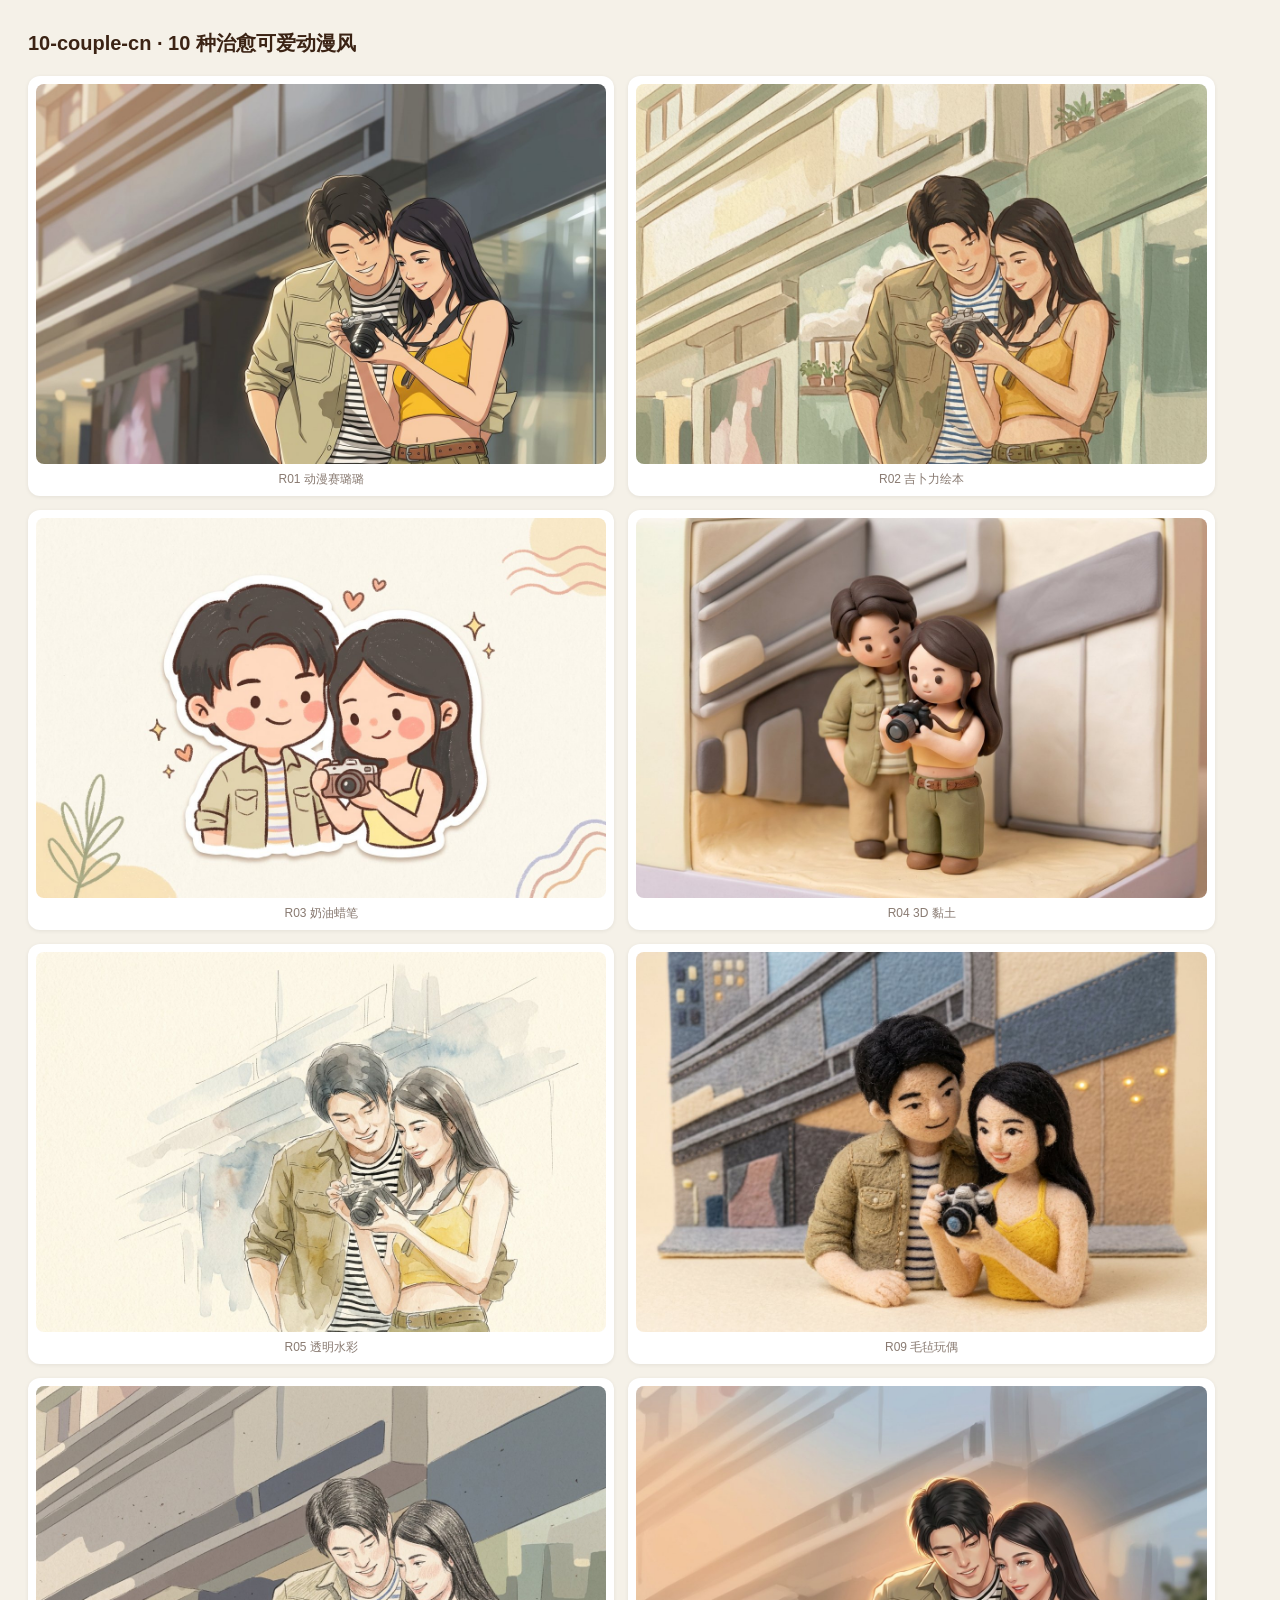
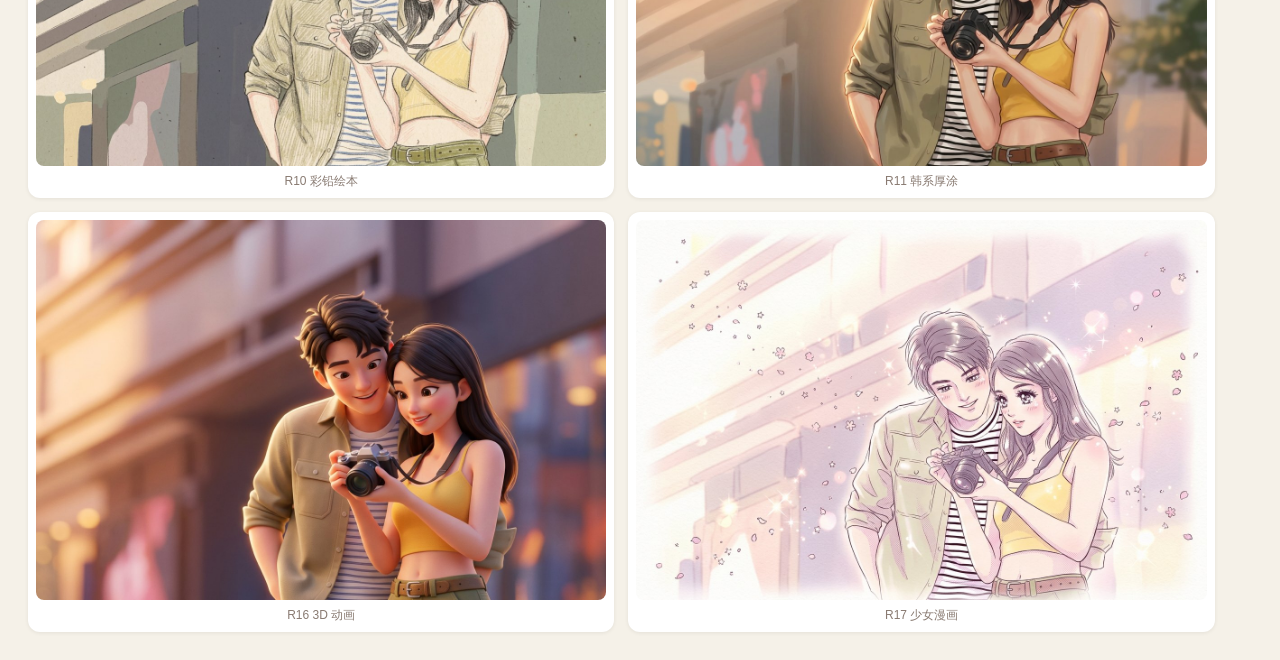
<file: photo-style/examples/batch-10-couple-cn.html>
<!doctype html><meta charset="utf-8"><title>10-couple-cn · 风格对照</title>
<style>
body{background:#F5F1E8;color:#3B2314;font:15px/1.5 -apple-system,"PingFang SC",sans-serif;margin:0;padding:28px}
h1{font-size:20px;margin:0 0 18px} .row{display:flex;flex-wrap:wrap;gap:14px}
figure{margin:0;background:#fff;border-radius:12px;padding:8px;box-shadow:0 1px 4px rgba(0,0,0,.07)}
img{display:block;max-height:380px;border-radius:8px}
figcaption{font-size:12px;opacity:.6;margin-top:6px;text-align:center}
</style>
<h1>10-couple-cn · 10 种治愈可爱动漫风</h1>
<div class="row"><figure><img src="out/s1-anime-cel/10-couple-cn.jpg" loading="lazy"><figcaption>R01 动漫赛璐璐</figcaption></figure><figure><img src="out/s2-ghibli/10-couple-cn.jpg" loading="lazy"><figcaption>R02 吉卜力绘本</figcaption></figure><figure><img src="out/s3-crayon/10-couple-cn.jpg" loading="lazy"><figcaption>R03 奶油蜡笔</figcaption></figure><figure><img src="out/s4-clay/10-couple-cn.jpg" loading="lazy"><figcaption>R04 3D 黏土</figcaption></figure><figure><img src="out/s5-watercolor/10-couple-cn.jpg" loading="lazy"><figcaption>R05 透明水彩</figcaption></figure><figure><img src="out/s9-felt/10-couple-cn.jpg" loading="lazy"><figcaption>R09 毛毡玩偶</figcaption></figure><figure><img src="out/s10-colored-pencil/10-couple-cn.jpg" loading="lazy"><figcaption>R10 彩铅绘本</figcaption></figure><figure><img src="out/s11-korean-painterly/10-couple-cn.jpg" loading="lazy"><figcaption>R11 韩系厚涂</figcaption></figure><figure><img src="out/s16-pixar3d/10-couple-cn.jpg" loading="lazy"><figcaption>R16 3D 动画</figcaption></figure><figure><img src="out/s17-shoujo-manga/10-couple-cn.jpg" loading="lazy"><figcaption>R17 少女漫画</figcaption></figure></div>
</file>
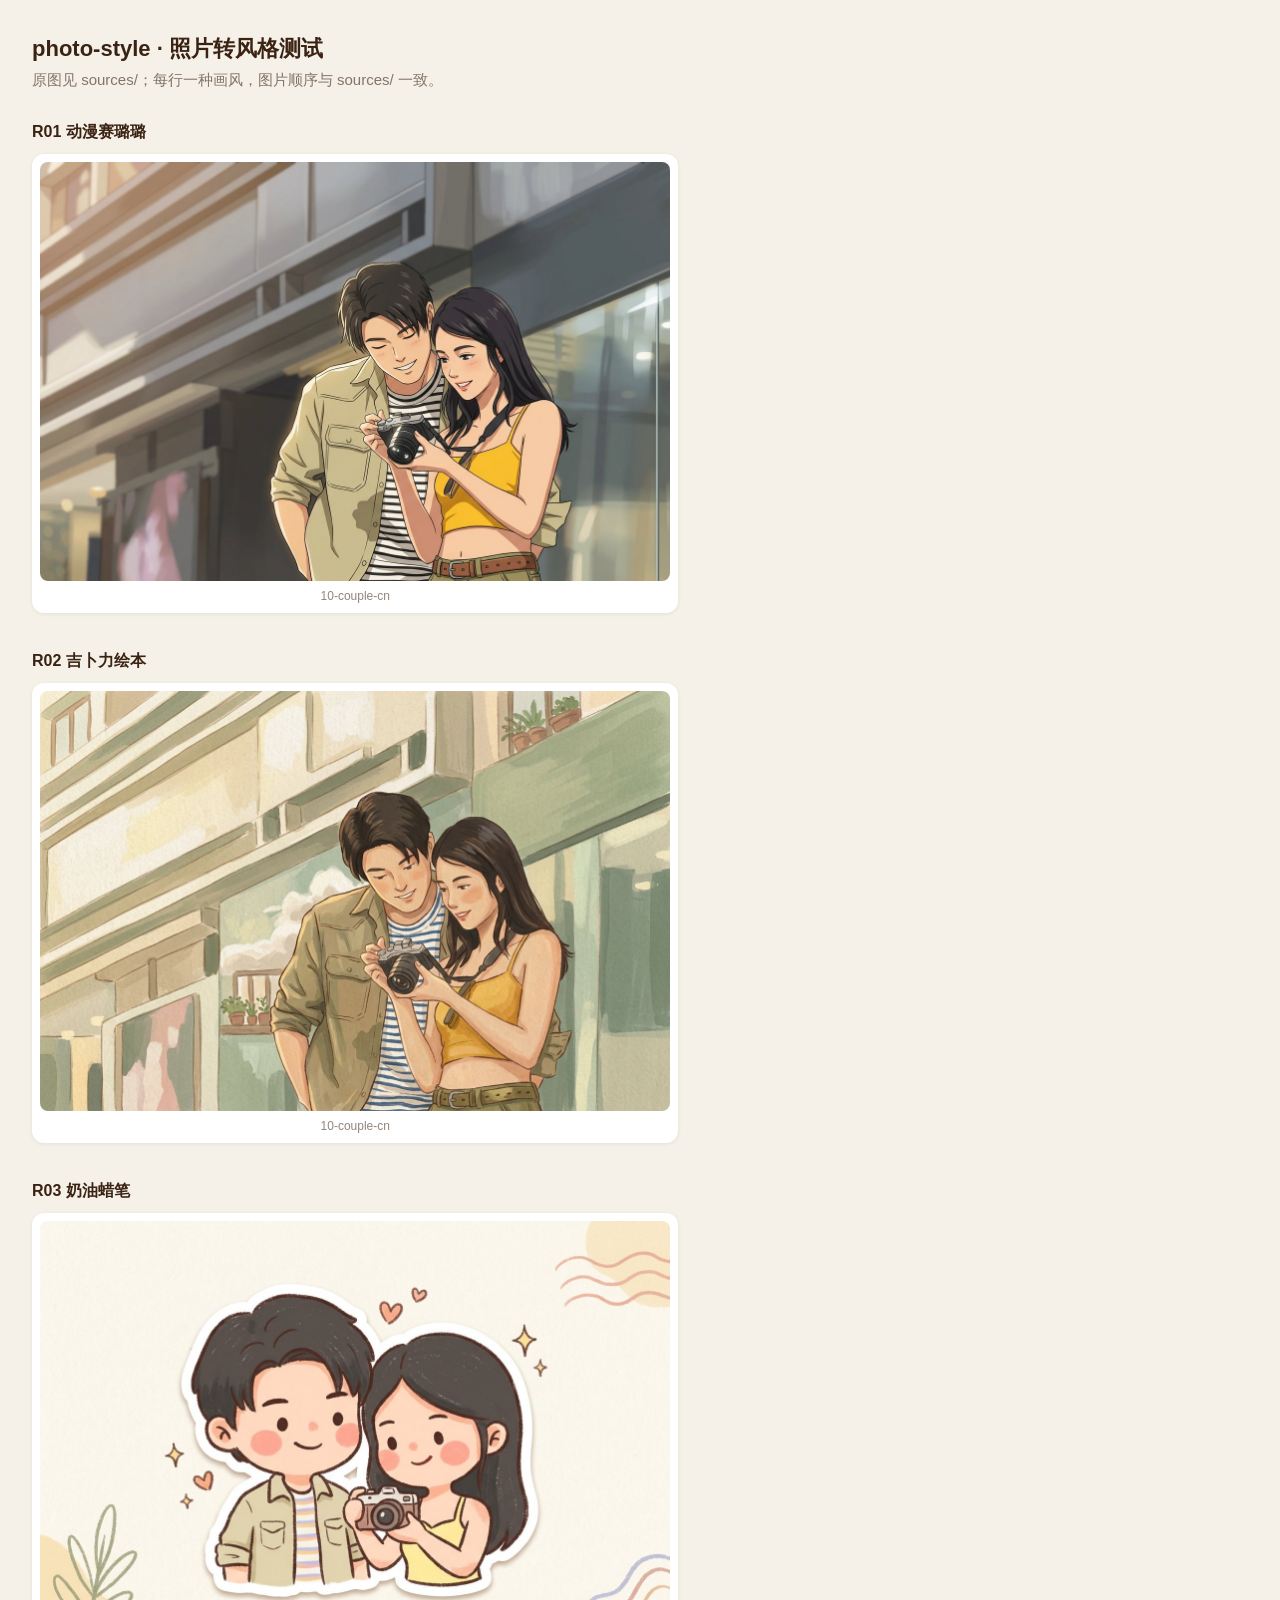
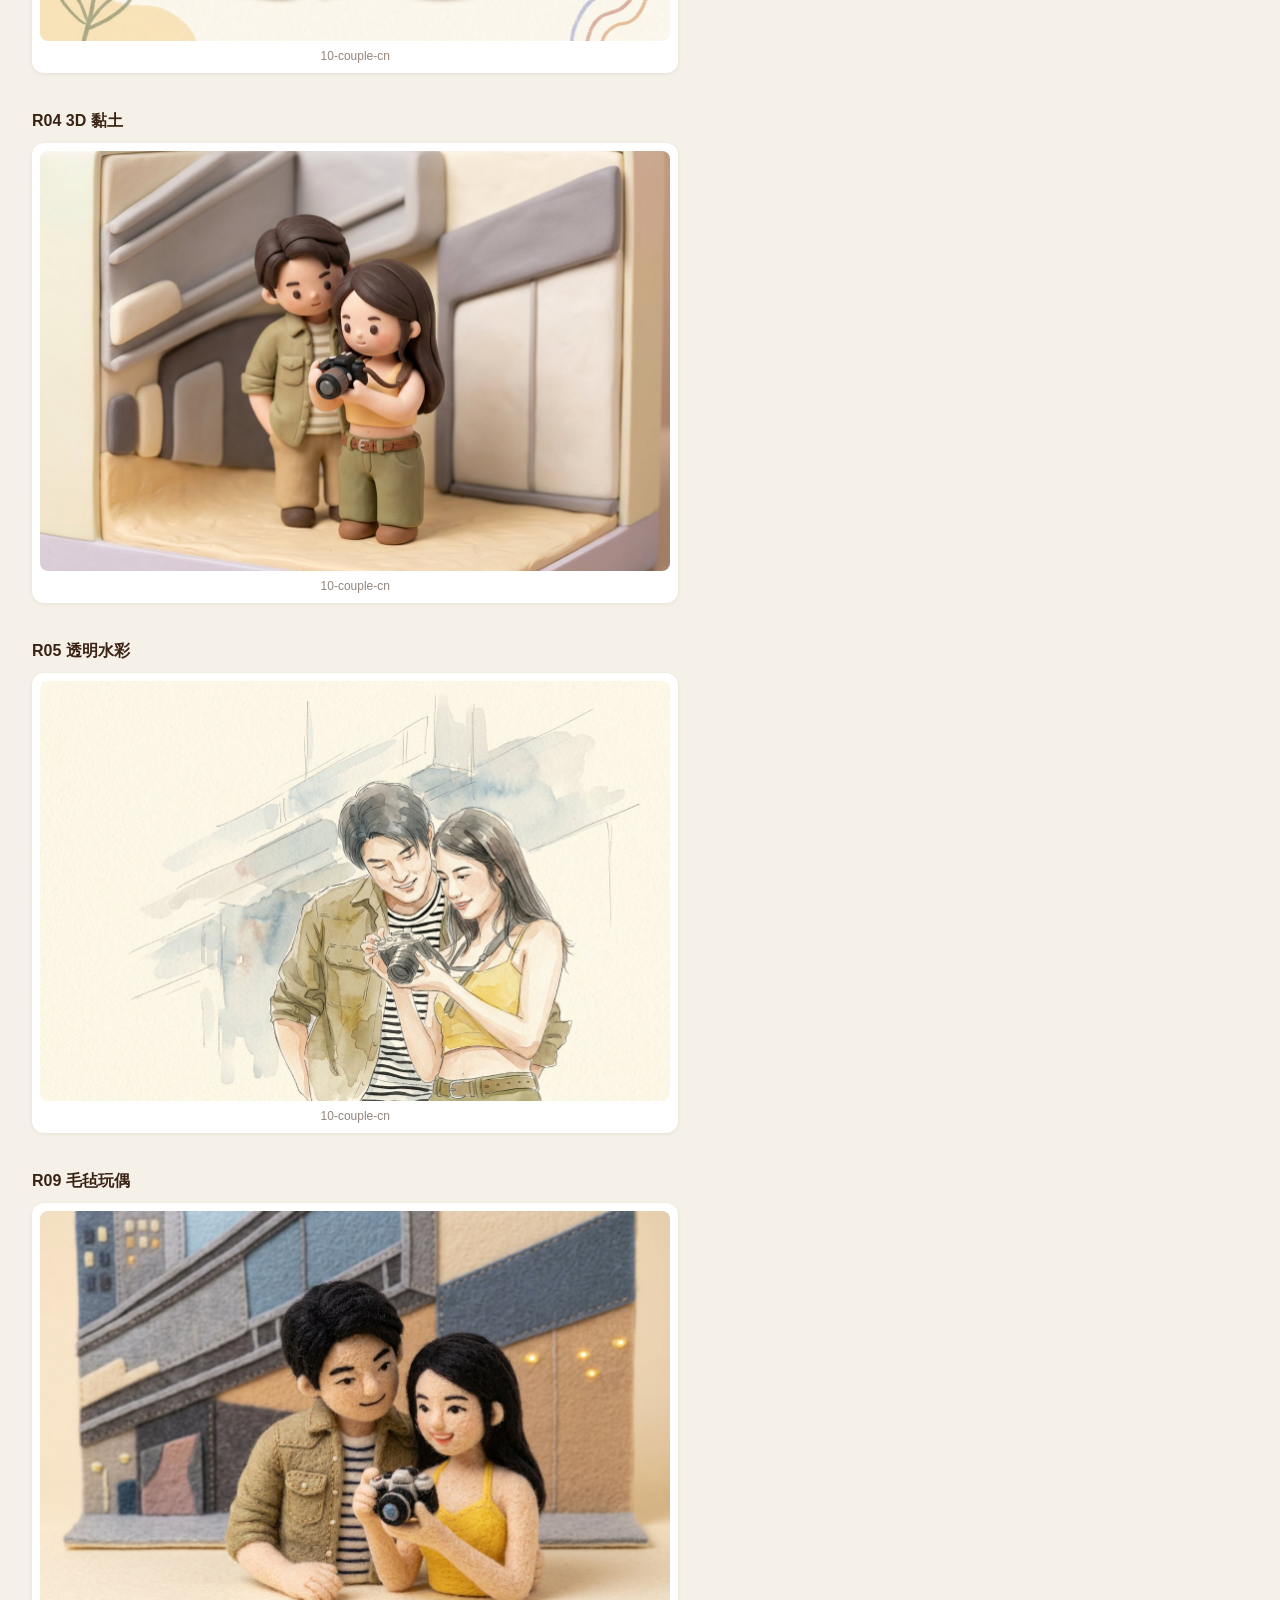
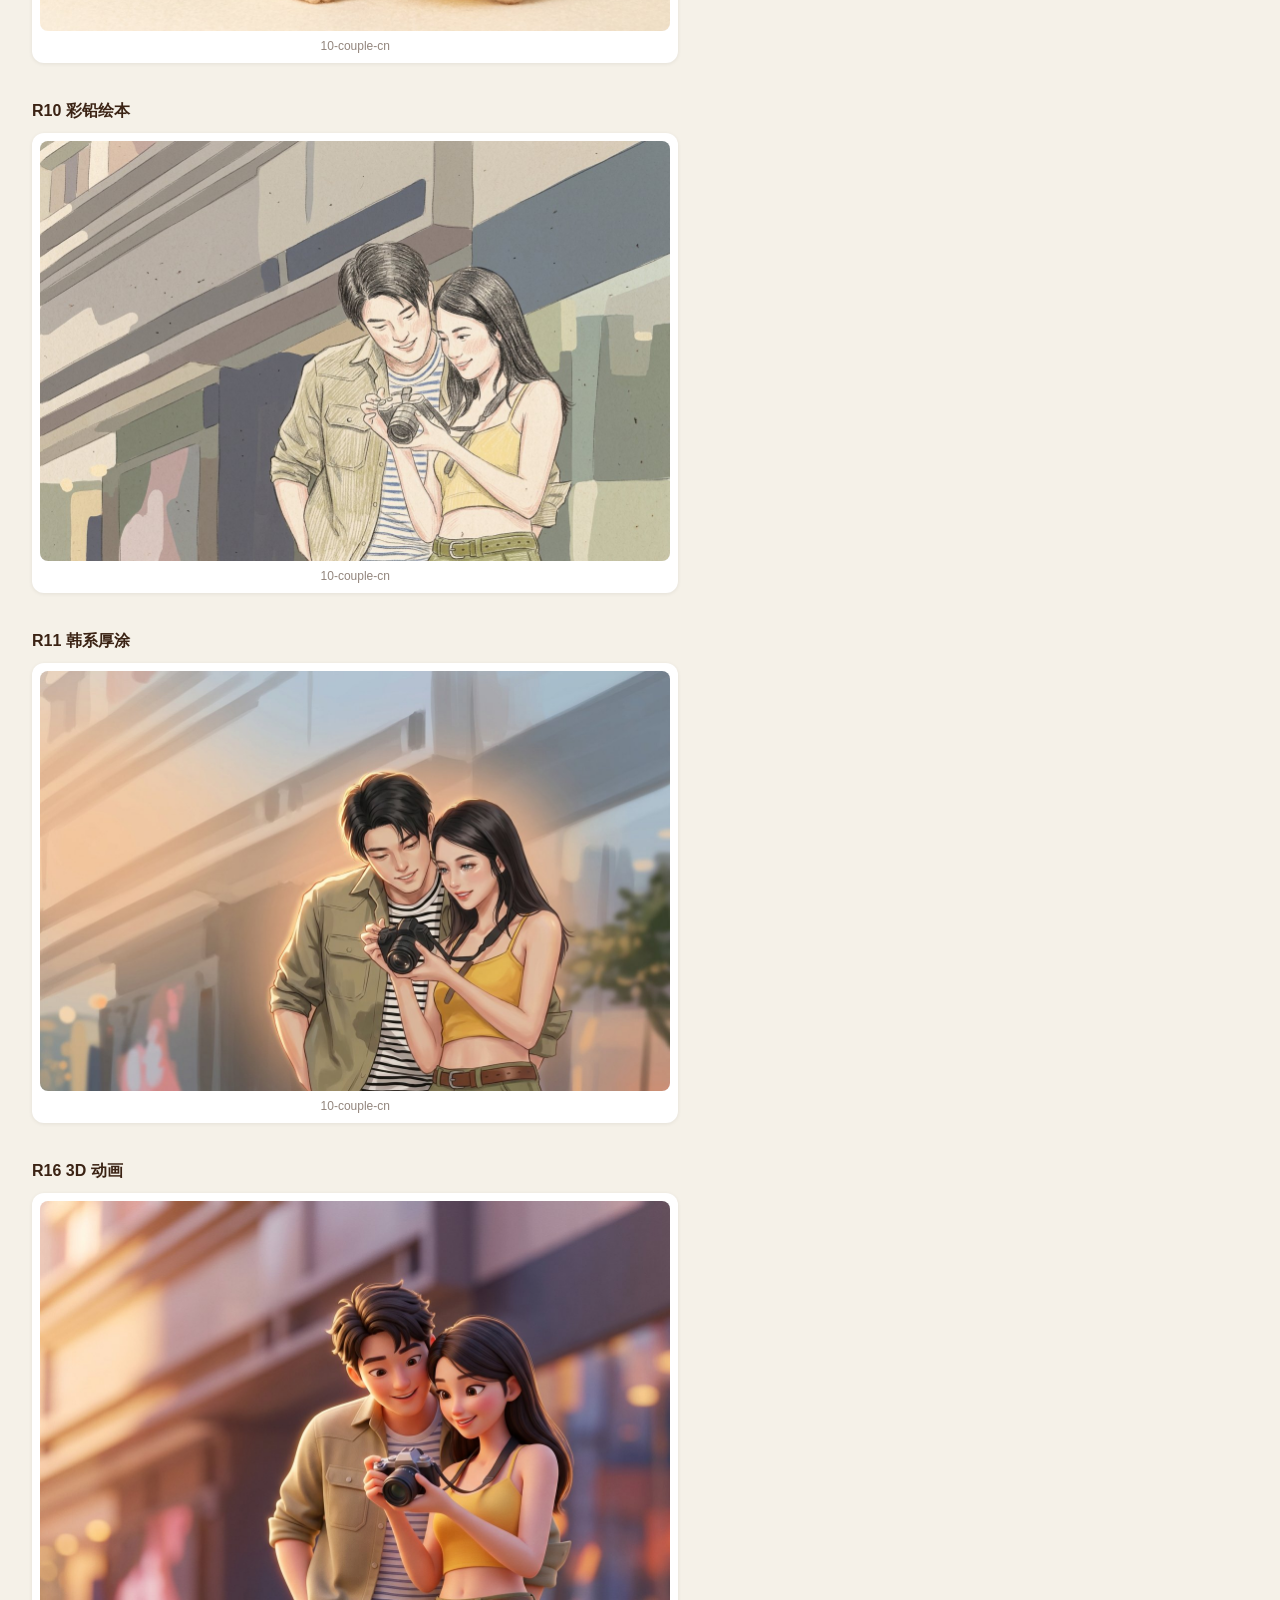
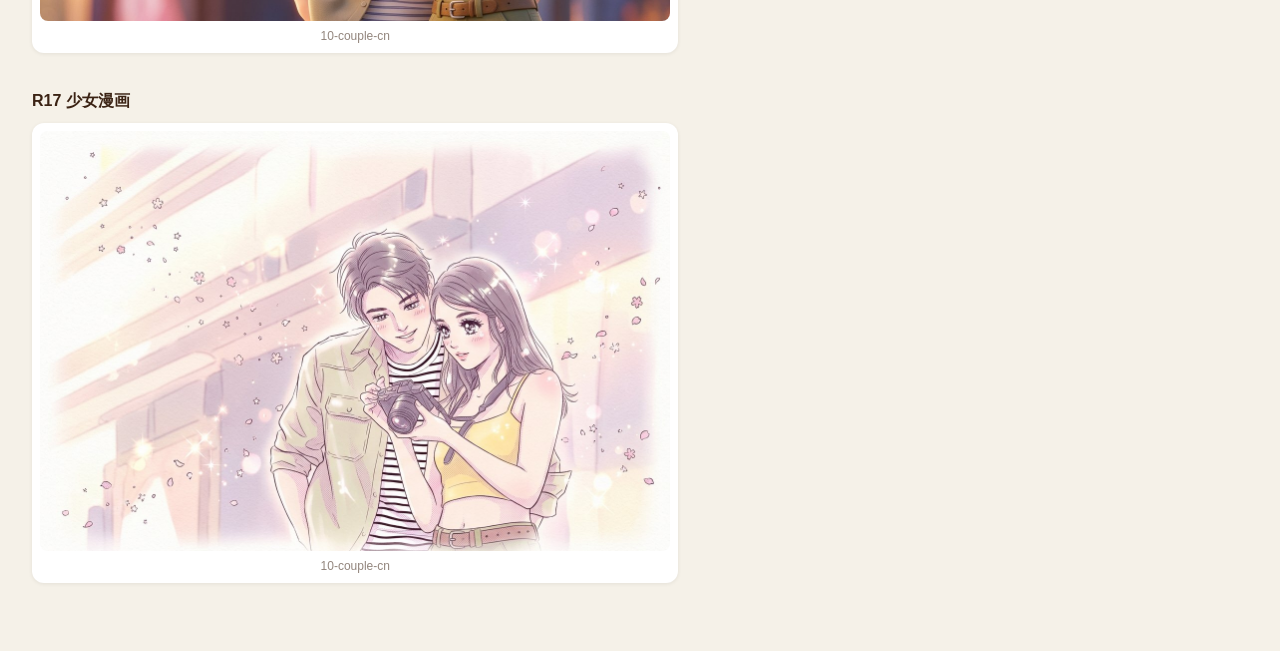
<file: photo-style/examples/preview.html>
<!doctype html><meta charset="utf-8">
<title>photo-style 测试预览</title>
<style>
body{background:#F5F1E8;color:#3B2314;font:15px/1.5 -apple-system,"PingFang SC",sans-serif;margin:0;padding:32px}
h1{font-size:22px;margin:0 0 4px} .sub{opacity:.6;margin:0 0 28px}
section{margin:0 0 36px} h2{font-size:16px;margin:0 0 10px;font-weight:600}
.row{display:flex;gap:14px;flex-wrap:wrap;align-items:flex-start}
figure{margin:0;background:#fff;border-radius:12px;padding:8px;box-shadow:0 1px 4px rgba(0,0,0,.07)}
img{display:block;max-height:420px;max-width:100%;height:auto;border-radius:8px}
figcaption{font-size:12px;opacity:.55;margin-top:6px;text-align:center}
</style>
<h1>photo-style · 照片转风格测试</h1>
<p class="sub">原图见 sources/；每行一种画风，图片顺序与 sources/ 一致。</p>
<section><h2>R01 动漫赛璐璐</h2><div class="row"><figure><img src="out/s1-anime-cel/10-couple-cn.jpg" loading="lazy"><figcaption>10-couple-cn</figcaption></figure></div></section><section><h2>R02 吉卜力绘本</h2><div class="row"><figure><img src="out/s2-ghibli/10-couple-cn.jpg" loading="lazy"><figcaption>10-couple-cn</figcaption></figure></div></section><section><h2>R03 奶油蜡笔</h2><div class="row"><figure><img src="out/s3-crayon/10-couple-cn.jpg" loading="lazy"><figcaption>10-couple-cn</figcaption></figure></div></section><section><h2>R04 3D 黏土</h2><div class="row"><figure><img src="out/s4-clay/10-couple-cn.jpg" loading="lazy"><figcaption>10-couple-cn</figcaption></figure></div></section><section><h2>R05 透明水彩</h2><div class="row"><figure><img src="out/s5-watercolor/10-couple-cn.jpg" loading="lazy"><figcaption>10-couple-cn</figcaption></figure></div></section><section><h2>R09 毛毡玩偶</h2><div class="row"><figure><img src="out/s9-felt/10-couple-cn.jpg" loading="lazy"><figcaption>10-couple-cn</figcaption></figure></div></section><section><h2>R10 彩铅绘本</h2><div class="row"><figure><img src="out/s10-colored-pencil/10-couple-cn.jpg" loading="lazy"><figcaption>10-couple-cn</figcaption></figure></div></section><section><h2>R11 韩系厚涂</h2><div class="row"><figure><img src="out/s11-korean-painterly/10-couple-cn.jpg" loading="lazy"><figcaption>10-couple-cn</figcaption></figure></div></section><section><h2>R16 3D 动画</h2><div class="row"><figure><img src="out/s16-pixar3d/10-couple-cn.jpg" loading="lazy"><figcaption>10-couple-cn</figcaption></figure></div></section><section><h2>R17 少女漫画</h2><div class="row"><figure><img src="out/s17-shoujo-manga/10-couple-cn.jpg" loading="lazy"><figcaption>10-couple-cn</figcaption></figure></div></section>
</file>
